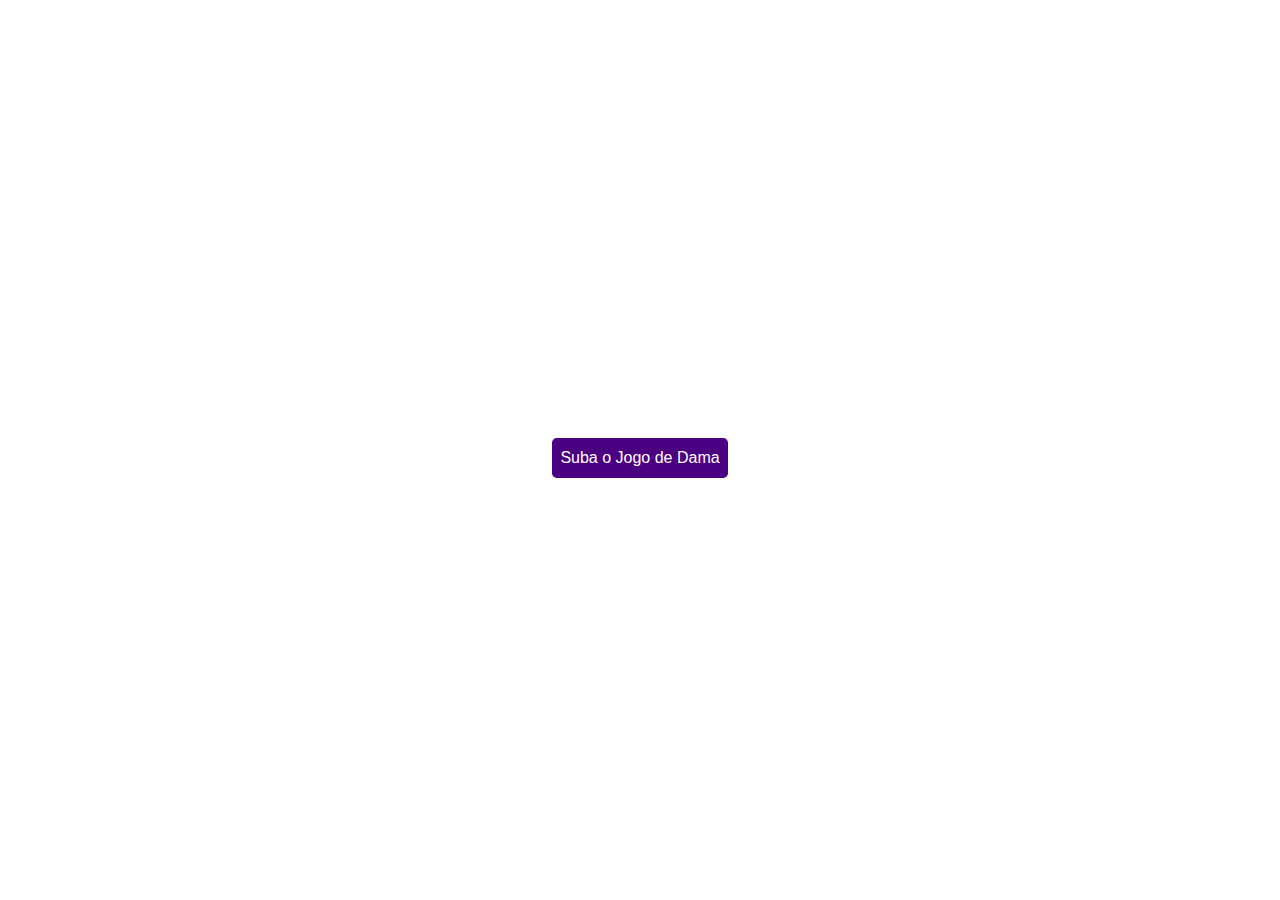
<file: index.html>
<!DOCTYPE html>
<html lang="pt-br">
<head>
    <meta charset="UTF-8">
    <meta name="viewport" content="width=device-width, initial-scale=1.0">
    <title>Menu de Damas</title>
    <link href="https://cdn.jsdelivr.net/npm/bootstrap@5.3.3/dist/css/bootstrap.min.css" rel="stylesheet" integrity="sha384-QWTKZyjpPEjISv5WaRU9OFeRpok6YctnYmDr5pNlyT2bRjXh0JMhjY6hW+ALEwIH" crossorigin="anonymous">
    <script src="https://cdn.jsdelivr.net/npm/bootstrap@5.3.3/dist/js/bootstrap.bundle.min.js" integrity="sha384-YvpcrYf0tY3lHB60NNkmXc5s9fDVZLESaAA55NDzOxhy9GkcIdslK1eN7N6jIeHz" crossorigin="anonymous"></script>
    <script src="./script/jquery.js"></script>
</head>
<style>
    html {
        height: 100%;
        width: 100%;
    }
    label {
        background-color: indigo;
        color: white;
        padding: 0.5rem;
        font-family: sans-serif;
        border-radius: 0.3rem;
        cursor: pointer;
        margin-top: 1rem;
    }
    body {
        height: 100%;
        width: 100%;
        display: flex;
        flex-direction: row;
        align-items: center;
        justify-content: center;
    }
</style>
<body>
    <div class="d-flex">
        <input type="file" id="uploadDamaConfig" hidden accept=".json, .JSON, application/json" />
        <label for="uploadDamaConfig">Suba o Jogo de Dama</label>
    </div>
</body>

<script>
    $("#uploadDamaConfig").on('change', async function(){
        var reader = new FileReader();
        // está setando um evento
        reader.onload = async (evento) => {
            var obj = JSON.parse(evento.target.result);
            window.location.href = `damaPlay.html?config=${JSON.stringify(obj.postion)}&jogador=${JSON.stringify(obj.jogador)}`;
        };
        reader.readAsText(this.files[0])
        this.files[0] = "";
    })
</script>
</html>
</file>
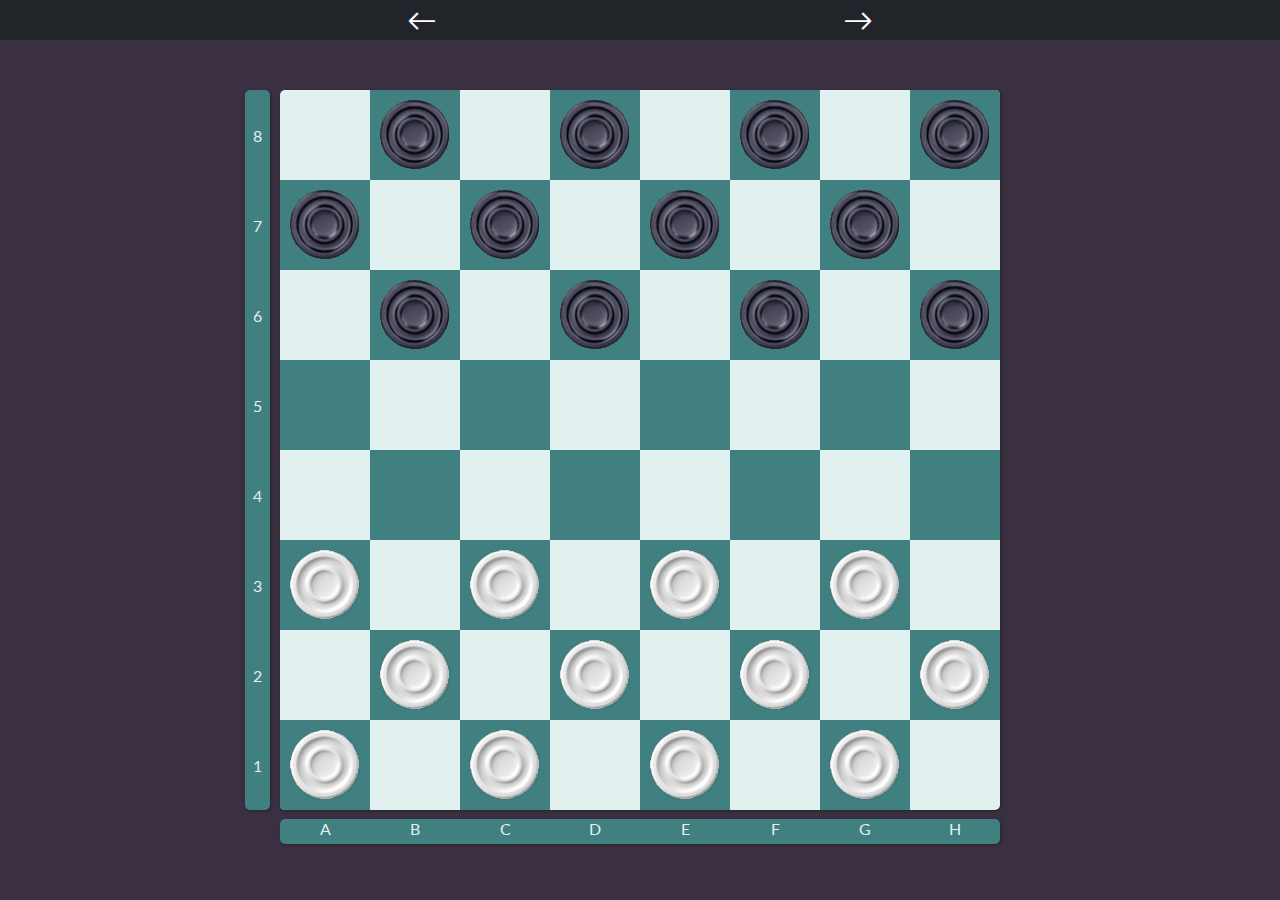
<file: damaPlay.html>
<!doctype html>
<html>
<head>
  <title>CDD (Circuito Didático de Damas)</title>
  <script src="./script/jquery.js"></script>
  <link href="https://fonts.googleapis.com/css?family=Lato:400,700" rel="stylesheet">
  <link href="./css/style.css" rel="stylesheet">
  <meta http-equiv="Content-Type" content="text/html;charset=UTF-8">
  <link rel="stylesheet" href="https://stackpath.bootstrapcdn.com/bootstrap/4.1.3/css/bootstrap.min.css" integrity="sha384-MCw98/SFnGE8fJT3GXwEOngsV7Zt27NXFoaoApmYm81iuXoPkFOJwJ8ERdknLPMO" crossorigin="anonymous">
  <script src="https://code.jquery.com/jquery-3.3.1.slim.min.js" integrity="sha384-q8i/X+965DzO0rT7abK41JStQIAqVgRVzpbzo5smXKp4YfRvH+8abtTE1Pi6jizo" crossorigin="anonymous"></script>
  <script src="https://cdnjs.cloudflare.com/ajax/libs/popper.js/1.14.3/umd/popper.min.js" integrity="sha384-ZMP7rVo3mIykV+2+9J3UJ46jBk0WLaUAdn689aCwoqbBJiSnjAK/l8WvCWPIPm49" crossorigin="anonymous"></script>
  <script src="https://stackpath.bootstrapcdn.com/bootstrap/4.1.3/js/bootstrap.min.js" integrity="sha384-ChfqqxuZUCnJSK3+MXmPNIyE6ZbWh2IMqE241rYiqJxyMiZ6OW/JmZQ5stwEULTy" crossorigin="anonymous"></script>
  <!-- <link rel="icon" href="favicon.ico" type="image/x-icon">
  <link rel="icon" href="favicon.png" type="image/x-icon"> -->
  <!-- HEADER-->
  <link rel="stylesheet" href="https://cdn.jsdelivr.net/npm/bootstrap-icons@1.11.3/font/bootstrap-icons.min.css">
  <link rel="stylesheet" href="./css/lateralBar.css">
  
</head>
<body>
  <div class="headerTop">
    <i class="bi bi-arrow-left" id="voltarJogada"></i>
    <i class="bi bi-arrow-right" id="avancarJogada"></i>
  </div>
 
  <div class="gridBorad column">
    <div class="Regua">
      <div id="board">
      </div>
      <div class="regua_vertical">
        <div>8</div>
        <div>7</div>
        <div>6</div>
        <div>5</div>
        <div>4</div>
        <div>3</div>
        <div>2</div>
        <div>1</div>
      </div>
      <div class="regua_horizontal">
        <div>A</div>
        <div>B</div>
        <div>C</div>
        <div>D</div>
        <div>E</div>
        <div>F</div>
        <div>G</div>
        <div>H</div>
      </div>
  </div>
</body>
  <script src="./script/libBord.js"></script>
  <script src="./script/funcoes.js"></script>
</html>
</file>
<file: css/style.css>
html, body {
  position: absolute;
  top: 0;
  left: 0;
  height: 100%;
  width: 100%;
  margin: 0;
  padding: 0;
  color: #333333;
  font-family: "Lato", Calibri, sans-serif;
  font-size: 16px;
  background-color: #3A3042; }
  html h1, body h1 {
    margin-top: 10px; }
  html h2, body h2 {
    font-size: 1.3em; }
  html h3, body h3 {
    font-size: 1.1em; }
  html a, body a {
    text-decoration: none;
    color: #333333;
    font-weight: 700; }
    html a:hover, body a:hover {
      text-decoration: underline; }
  html hr, body hr {
    border: 0;
    height: 1px;
    background-color: #333;
    background-image: linear-gradient(to right, #333333, #ccc); }
  html .clearfix, body .clearfix {
    clear: both; }

div.column {
  /* position: relative; */
  float: left;
  overflow: auto;
  height: 100%;
  min-height: 100%;
  width: 50%; }

@media screen and (max-width: 1000px) {
  div.column {
    width: 100% !important;
    overflow: hidden;
    height: auto; } }
div.info, div.stats {
  width: 70%;
  margin: 13vmin auto 0;
  box-sizing: border-box;
  padding: 20px 30px;
  background-color: #F1F1FF;
  color: #3A3042;
  border-radius: 3px;
  box-shadow: 1px 1px 3px #232621; }

div.stats {
  margin: 50px auto !important; }
  div.stats .wrapper {
    display: flex; }
  div.stats #player1 {
    text-align: center;
    display: inline-block;
    width: 50%;
    float: left;
    background-color: #ffffff;
    box-sizing: border-box;
    padding: 0 15px 20px;
    border-top-left-radius: 3px;
    color: #232621; }
    div.stats #player1 .capturedPiece {
      width: 2.4vmin;
      height: 2.4vmin;
      background-color: #232621;
      background-size: 65%;
      background-repeat: no-repeat;
      background-position: center;
      border-radius: 6vmin;
      display: inline-block;
      box-sizing: border-box;
      transition: all 0.2s linear;
      margin: 5px; }
  div.stats #player2 {
    text-align: center;
    display: inline-block;
    width: 50%;
    float: left;
    background-color: #232621;
    box-sizing: border-box;
    padding: 0 15px 20px;
    border-top-right-radius: 3px;
    color: #ffffff; }
    div.stats #player2 .capturedPiece {
      width: 2.4vmin;
      height: 2.4vmin;
      background-color: #ffffff;
      background-size: 65%;
      background-repeat: no-repeat;
      background-position: center;
      border-radius: 6vmin;
      display: inline-block;
      box-sizing: border-box;
      transition: all 0.2s linear;
      margin: 5px; }
  div.stats div.turn {
    height: 10px;
    width: 100%;
    background: linear-gradient(to right, #BEEE62 50%, transparent 50%);
    border-radius: 0 0 3px 3px; }
  div.stats span#winner {
    display: block;
    padding: 10px 0 0;
    text-align: center; }
  div.stats button#cleargame {
    display: block;
    border: 0;
    color: #F1F1FF;
    border-radius: 5px;
    cursor: pointer;
    margin: 20px auto 10px;
    padding: 10px;
    background-color: #16A8C7;
    box-shadow: 1px 1px 3px #232621;
    transition: background-color 0.15s linear; }
    div.stats button#cleargame:hover {
      background-color: #0c5a6b; }

div#board {
  position: absolute;
  top: calc(50% - 40vmin);
  left: calc(50% - 40vmin);
  width: 80vmin;
  height: 80vmin;
  border-radius: 5px;
  box-shadow: 1px 1px 3px #232621;
  background-color: #E2F0EF;
  overflow: hidden; 
}
div#board .tile {
  width: 10vmin;
  height: 10vmin;
  position: absolute;
  background-color: #408080; 
}
  .peca{
    position: absolute;
    width: 8vmin;
    height: 8vmin;
    /* background-color: #e4a6ae; */
    background-size: 99%;
    background-repeat: no-repeat;
    background-position: center;
    border-radius: 6vmin;
    display: inline-block;
    box-sizing: border-box;
    transition: all 0.2s linear;
    margin-top: 1vmin;
    margin-left: 1vmin;
    cursor: pointer;
    /* border: 1vmin solid #B93848; */
    /*Edição Damas Brasileiras*/
  }

  div#board .pecaBranca {
    background-image: url("../img/ws.png");
  }
  div#board .selected { box-shadow: 0 0 10px 5px #16A8C7; }

  div#board .pecaPreta{
    /*Edição Damas Brasileiras*/
    background-image: url("../img/bs.png");
  }
    /* div#board .player2pieces .piece.selected {
      box-shadow: 0 0 10px 5px #16A8C7; } */

/*# sourceMappingURL=style.css.map */

/*
 * Adição a Jogadas
 */
.marcaJogada{
  background-color: #172d4f !important;
}

/*
 * Adição de CSS
 */
 .regua_horizontal{
  display: flex;
  flex-direction: row;
  /* top: calc(131% - 40vmin); */
  top: calc(50% + 41vmin);
  left: calc(50% - 40vmin);
  width: 80vmin;
 }
 .regua_vertical{
  display: flex;
  flex-direction: column;
  top: calc(50% - 40vmin);
  left: calc(50% - (40vmin + 35px));
  
 }
 .regua_horizontal, .regua_vertical{
  position: absolute;  
  border-radius: 5px;
  box-shadow: 1px 1px 3px #232621;
  background-color: #408080;
  
 }
 .regua_vertical div{
  color: #E2F0EF;
  display: flex;
  align-items: center;
  justify-content: center;
  height: 10vmin;
  width: 25px;
  text-align: center;

 }
 .regua_horizontal div{
  color: #E2F0EF;
  width: 10vmin;
  text-align: center;
  height: 25px;
 }

/*Responsividade para celulares menores*/
@media only screen and (max-width: 1200px) {
  /*? remodelação do tabuleiro em celulares */
  div#board {
    top: calc(50% - 45vmin);
    left: calc(50% - 45vmin);
    width: 96vmin; 
    height: 96vmin;
  }
  div#board .tile {
    width: 12vmin;
    height: 12vmin;
  }

  /*? Redefinição de posições das reguas */
  .regua_horizontal{
    /* top: calc(131% - 40vmin); */
    top: calc(50% + 53vmin);
    left: calc(50% - 45vmin);
    width: 96vmin;
   }
   .regua_horizontal div{
    width: 12vmin;
   }
   .regua_vertical{
    display: flex;
    flex-direction: column;
    top: calc(50% - 45vmin);
    left: 0;
    height: 96vmin;
    
   }
   .regua_vertical div{
    height: 12vmin;
   }
   /*? peças */
   .peca{
    width: 10vmin;
    height: 10vmin;
   }
}
</file>
<file: css/lateralBar.css>
.headerTop{
    /*Arrumar Futuramente*/
    display: none;

    position: absolute;
    width: 100%;
    height: 40px;

    display: flex;
    flex-direction: row;
    justify-content: space-evenly;
    align-items: center;

    background-color: #212529;
}
.headerTop i{
    color: white;
    font-size: 30px;
    cursor: pointer;
}
.headerTop i:hover{
    color: #408080;
}
</file>
